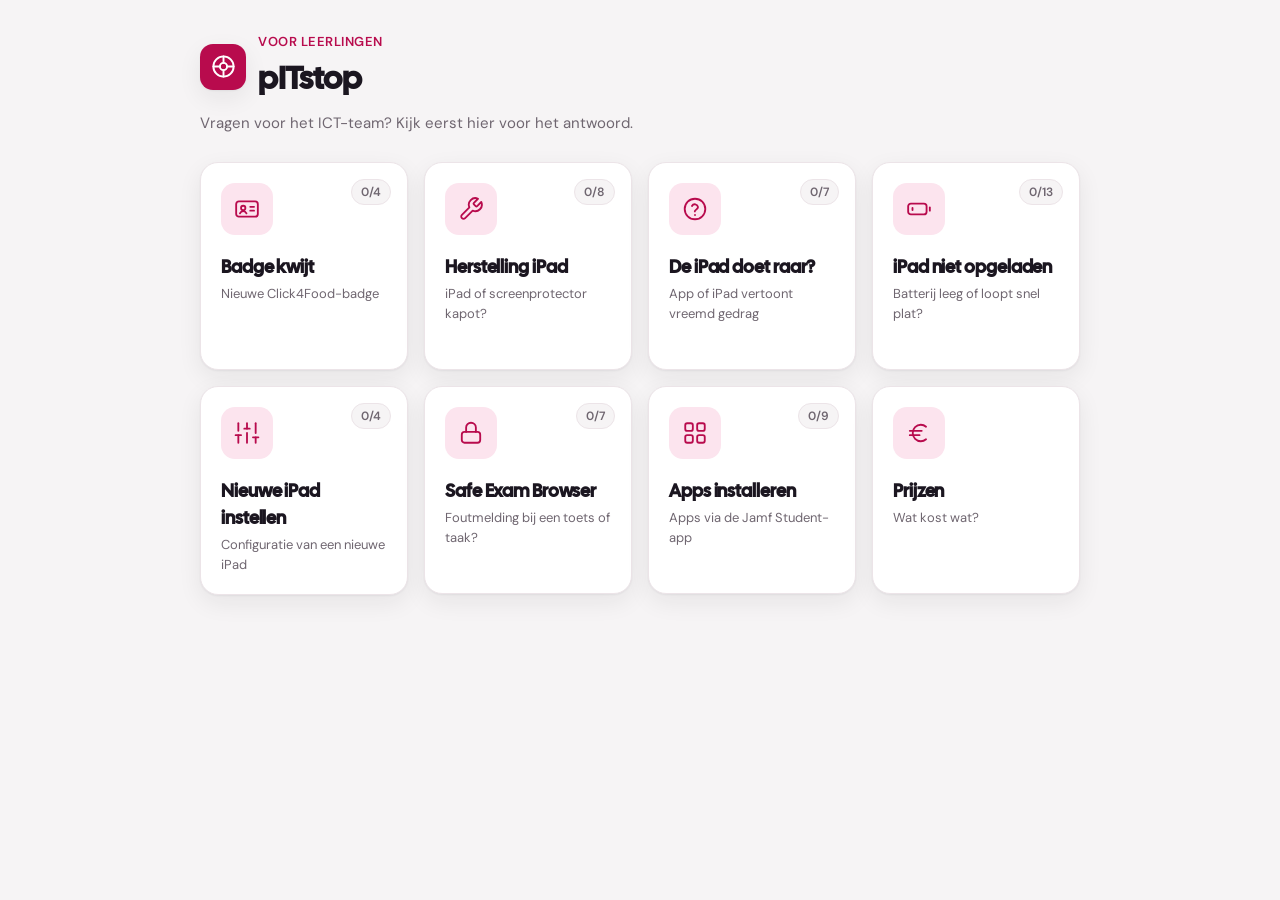
<file: ict-pitstop.html>
<!DOCTYPE html>
<html lang="nl">
<head>
<meta charset="UTF-8">
<meta name="viewport" content="width=device-width, initial-scale=1.0">
<title>pITstop</title>
<!-- Huisstijl SJSP Blankenberge: DM Sans (tekst) + Cal Sans (koppen) -->
<link rel="preconnect" href="https://fonts.googleapis.com">
<link rel="preconnect" href="https://fonts.gstatic.com" crossorigin>
<link href="https://fonts.googleapis.com/css2?family=Cal+Sans&family=DM+Sans:wght@400;500;600;700&display=swap" rel="stylesheet">
<style>
  :root{
    /* ===== Huisstijl Sint-Jozef Sint-Pieter (SJSP) Blankenberge ===== */
    --bg:#f6f4f5;
    --card:#ffffff;
    --ink:#1b1620;
    --muted:#6f6670;
    --line:#ece4e8;
    --accent:#b80b4d;          /* SJSP-framboos */
    --accent-soft:#fce4ee;
    --done:#16a34a;            /* groen = afgevinkt (succes) */
    --done-soft:#e9f8ee;
    --font-display:"Cal Sans","DM Sans",-apple-system,BlinkMacSystemFont,"Segoe UI",sans-serif;
    --font-sans:"DM Sans",-apple-system,BlinkMacSystemFont,"Segoe UI",Roboto,Helvetica,Arial,sans-serif;
    --shadow:0 1px 2px rgba(27,22,32,.05), 0 8px 24px rgba(27,22,32,.07);
  }
  *{box-sizing:border-box}
  html,body{margin:0;padding:0}
  body{
    font-family:var(--font-sans);
    background:var(--bg);
    color:var(--ink);
    line-height:1.5;
    -webkit-font-smoothing:antialiased;
  }
  .wrap{max-width:920px;margin:0 auto;padding:32px 20px 64px}

  /* Header */
  header{margin-bottom:28px}
  .eyebrow{font-size:13px;font-weight:600;letter-spacing:.04em;text-transform:uppercase;color:var(--accent)}
  h1{font-family:var(--font-display);font-weight:600;font-size:32px;margin:6px 0 4px;letter-spacing:-.01em}
  .sub{color:var(--muted);font-size:15px}
  .brand{display:inline-flex;align-items:center;gap:12px}
  .brand-logo{
    width:46px;height:46px;border-radius:13px;flex:none;
    background:var(--accent);color:#fff;
    display:inline-flex;align-items:center;justify-content:center;
    box-shadow:var(--shadow);text-decoration:none;
    transition:transform .2s ease, box-shadow .2s ease;
  }
  .brand-logo svg{width:27px;height:27px;display:block;transition:transform .5s ease}
  .brand-logo:hover{transform:translateY(-2px);box-shadow:0 6px 18px rgba(184,11,77,.28)}
  .brand-logo:hover svg{transform:rotate(90deg)}       /* wiel draait even mee */
  .brand-logo:focus-visible{outline:3px solid var(--accent-soft);outline-offset:2px}

  /* Grid van tegels */
  .grid{
    display:grid;
    grid-template-columns:repeat(auto-fill,minmax(200px,1fr));
    gap:16px;
  }
  .tile{
    position:relative;
    aspect-ratio:1/1;
    background:var(--card);
    border:1px solid var(--line);
    border-radius:18px;
    padding:20px;
    display:flex;
    flex-direction:column;
    justify-content:flex-start;   /* inhoud bovenaan verankeren */
    gap:18px;                     /* vaste ruimte icoon → tekst, zo start elke titel gelijk */
    cursor:pointer;
    text-align:left;
    box-shadow:var(--shadow);
    transition:transform .15s ease, box-shadow .15s ease, border-color .15s ease;
    font:inherit;color:inherit;
    min-width:0;               /* laat de tegel krimpen zodat 1fr niet opblaast */
    overflow-wrap:anywhere;    /* lange woorden breken netjes af */
  }
  .tile:hover{transform:translateY(-3px);box-shadow:0 4px 8px rgba(20,30,60,.08),0 16px 40px rgba(20,30,60,.12);border-color:#cfd8ec}
  .tile:focus-visible{outline:3px solid var(--accent-soft);outline-offset:2px}
  .tile .ico{
    width:52px;height:52px;border-radius:14px;
    background:var(--accent-soft);color:var(--accent);
    display:flex;align-items:center;justify-content:center;
    font-size:26px;
  }
  .tile .ico svg{width:26px;height:26px;display:block}
  .tile h2{font-family:var(--font-display);font-weight:600;font-size:18px;margin:0 0 4px;letter-spacing:-.005em}
  .tile p{margin:0;font-size:13px;color:var(--muted)}
  .tile .count{
    position:absolute;top:16px;right:16px;
    font-size:12px;font-weight:600;color:var(--muted);
    background:var(--bg);border:1px solid var(--line);
    padding:3px 9px;border-radius:999px;
  }

  /* Detail weergave */
  .detail{display:none}
  .detail.active{display:block;animation:fade .2s ease}
  @keyframes fade{from{opacity:0;transform:translateY(6px)}to{opacity:1;transform:none}}

  .detail-topbar{display:flex;align-items:center;justify-content:space-between;gap:12px;margin-bottom:16px}
  .back{
    display:inline-flex;align-items:center;gap:7px;
    background:none;border:none;cursor:pointer;
    color:var(--accent);font:inherit;font-weight:600;font-size:15px;
    padding:6px 0;
  }
  .back:hover{text-decoration:underline}
  .print-btn{
    display:inline-flex;align-items:center;gap:7px;
    background:var(--accent);color:#fff;border:none;border-radius:999px;
    padding:9px 18px;cursor:pointer;font:inherit;font-weight:600;font-size:14px;
    box-shadow:var(--shadow);
  }
  .print-btn:hover{background:#2f5fd8}

  .detail-head{margin-bottom:20px}
  .detail-head h1{margin:6px 0 6px}
  .progress-row{display:flex;align-items:center;gap:12px;margin-top:10px}
  .bar{flex:1;height:8px;background:var(--line);border-radius:999px;overflow:hidden}
  .bar > i{display:block;height:100%;width:0;background:var(--done);border-radius:999px;transition:width .25s ease}
  .prog-label{font-size:13px;color:var(--muted);font-weight:600;min-width:74px;text-align:right}

  /* Checklist */
  ol.steps{list-style:none;margin:0;padding:0;display:flex;flex-direction:column;gap:10px}
  li.section-head{
    list-style:none;margin:14px 0 2px;padding:0;
    font-size:13px;font-weight:700;letter-spacing:.04em;text-transform:uppercase;
    color:var(--accent);display:flex;align-items:center;gap:10px;
  }
  li.section-head:first-child{margin-top:0}
  li.section-head span{white-space:nowrap}
  li.section-head::after{content:"";flex:1;height:1px;background:var(--line)}
  li.step{
    background:var(--card);border:1px solid var(--line);border-radius:14px;
    padding:14px 16px;display:flex;gap:14px;align-items:flex-start;
    cursor:pointer;box-shadow:var(--shadow);transition:border-color .15s ease, background .15s ease;
  }
  li.step:hover{border-color:#cfd8ec}
  li.step .num{
    flex:none;width:30px;height:30px;border-radius:50%;
    border:2px solid var(--line);color:var(--muted);
    display:flex;align-items:center;justify-content:center;
    font-weight:700;font-size:14px;transition:all .15s ease;
  }
  li.step .body{flex:1;padding-top:2px}
  li.step .body-top{display:flex;align-items:flex-start;justify-content:space-between;gap:10px}
  li.step .body strong{display:block;font-size:15px;margin-bottom:2px}
  li.step .body .note{display:block;font-size:13.5px;color:var(--muted)}
  li.step .body .step-link{
    display:inline-flex;align-items:center;gap:4px;margin-top:8px;
    font-size:13.5px;font-weight:600;color:var(--accent);text-decoration:none;
    background:var(--accent-soft);border-radius:8px;padding:5px 10px;
  }
  li.step .body .step-link:hover{background:#dde8ff;text-decoration:underline}
  li.step.done{background:var(--done-soft);border-color:#bfe8cc}
  li.step.done .num{background:var(--done);border-color:var(--done);color:#fff}
  li.step.done .body strong{text-decoration:line-through;color:var(--muted)}

  /* Prijslijst */
  li.price-row{
    list-style:none;background:var(--card);border:1px solid var(--line);border-radius:14px;
    padding:14px 16px;display:flex;gap:14px;align-items:center;justify-content:space-between;
    box-shadow:var(--shadow);
  }
  li.price-row .p-name strong{display:block;font-size:15px}
  li.price-row .p-name .note{display:block;font-size:13px;color:var(--muted);margin-top:2px}
  li.price-row .p-amount{flex:none;font-weight:800;font-size:18px;color:var(--ink);white-space:nowrap}

  /* Info-kaartje bovenaan een detail (bv. openingsuren ICT) */
  .info-card{
    background:var(--accent-soft);border:1px solid #d6e2ff;border-radius:14px;
    padding:14px 16px;margin-bottom:18px;display:flex;gap:12px;align-items:flex-start;
    font-size:14px;color:#1e3a8a;
  }
  .info-card .info-ico{font-size:20px;line-height:1}

  .foot{margin-top:24px;text-align:center}
  .reset{
    background:none;border:1px solid var(--line);border-radius:999px;
    padding:8px 18px;cursor:pointer;font:inherit;font-size:13px;color:var(--muted);
  }
  .reset:hover{border-color:#cfd8ec;color:var(--ink)}

  /* ===== Middengebied (tablet / klein venster): hou 3 tegels aan =====
     Zo klappen we niet te vroeg naar 2 grote tegels. */
  @media (min-width:521px) and (max-width:820px){
    .grid{grid-template-columns:repeat(3,1fr)}
  }

  /* ===== Smalle schermen: 2 tegels naast elkaar, compacter =====
     Staat bewust NA de basisregels zodat deze voorrang krijgen. */
  @media (max-width:520px){
    .grid{grid-template-columns:repeat(2,1fr);gap:12px}
    /* Strak vierkant én overal exact even hoog: inhoud mag de tegel niet oprekken */
    .tile{border-radius:16px;padding:14px;overflow:hidden}
    /* Icoon blijft, maar compacter zodat de titel zichtbaar blijft */
    .tile .ico{width:38px;height:38px;border-radius:11px;font-size:20px}
    .tile .ico svg{width:21px;height:21px}
    .tile h2{font-size:14px;
      display:-webkit-box;-webkit-line-clamp:2;-webkit-box-orient:vertical;overflow:hidden}
    /* Ondertitel op 1 regel, ingekort met … zodat alles in het vierkant past */
    .tile p{font-size:11.5px;white-space:nowrap;overflow:hidden;text-overflow:ellipsis}
  }

  /* ===== Print / PDF ===== */
  @media print{
    @page{margin:16mm}
    body{background:#fff}
    .wrap{max-width:none;padding:0}
    .detail-topbar,.progress-row,.foot,.eyebrow{display:none !important}
    .detail-head{margin-bottom:14px;border-bottom:2px solid #000;padding-bottom:10px}
    #d-title{font-size:24px}
    .info-card{border:1px solid #999;background:#fff !important;color:#000 !important;-webkit-print-color-adjust:exact;print-color-adjust:exact}
    ol.steps{gap:6px}
    li.section-head{color:#000 !important;margin:12px 0 4px;break-after:avoid}
    li.section-head::after{background:#000}
    li.step{
      box-shadow:none;border:1px solid #999;border-radius:8px;
      padding:10px 12px;break-inside:avoid;background:#fff !important;
    }
    li.step.done{background:#fff !important;border-color:#999 !important}
    li.step .num{
      border:2px solid #000 !important;background:#fff !important;color:#000 !important;
      border-radius:4px;width:22px;height:22px;font-size:0;
    }
    li.step.done .num{background:#fff !important}
    li.step.done .body strong{text-decoration:none;color:#000}
    li.step .body strong{color:#000}
    li.step .body .note{color:#333}
    li.step{-webkit-print-color-adjust:exact;print-color-adjust:exact}
    li.price-row{
      box-shadow:none;border:1px solid #999;border-radius:8px;
      padding:9px 12px;break-inside:avoid;background:#fff !important;
    }
    li.price-row .p-name strong{color:#000}
    li.price-row .p-name .note{color:#333}
    li.price-row .p-amount{color:#000}
  }
</style>
</head>
<body>
<div class="wrap">

  <!-- ===== OVERZICHT / GRID ===== -->
  <section id="home">
    <header>
      <div class="brand">
        <a class="brand-logo" href="https://nl.wikipedia.org/wiki/Pit_(motorsport)" target="_blank" rel="noopener"
           title="Wat is een pitstop?" aria-label="Wat is een pitstop? (opent Wikipedia in een nieuw tabblad)">
          <svg viewBox="0 0 24 24" fill="none" stroke="currentColor" stroke-width="1.7" stroke-linecap="round" stroke-linejoin="round">
            <circle cx="12" cy="12" r="9"/><circle cx="12" cy="12" r="3.2"/>
            <line x1="12" y1="3" x2="12" y2="8.8"/><line x1="12" y1="15.2" x2="12" y2="21"/>
            <line x1="3" y1="12" x2="8.8" y2="12"/><line x1="15.2" y1="12" x2="21" y2="12"/>
          </svg>
        </a>
        <div>
          <div class="eyebrow">Voor leerlingen</div>
          <h1 style="margin:2px 0 0">pITstop</h1>
        </div>
      </div>
      <div class="sub" style="margin-top:10px">Vragen voor het ICT-team? Kijk eerst hier voor het antwoord.</div>
    </header>
    <div class="grid" id="grid"></div>
  </section>

  <!-- ===== DETAIL ===== -->
  <section class="detail" id="detail">
    <div class="detail-topbar">
      <button class="back" onclick="showHome()">← Terug naar overzicht</button>
      <button class="print-btn" onclick="window.print()">🖨️ Print / PDF</button>
    </div>
    <div class="detail-head">
      <div class="eyebrow" id="d-eyebrow"></div>
      <h1 id="d-title"></h1>
      <div class="sub" id="d-sub"></div>
      <div class="progress-row">
        <div class="bar"><i id="d-bar"></i></div>
        <div class="prog-label" id="d-prog"></div>
      </div>
    </div>
    <div id="d-info"></div>
    <ol class="steps" id="d-steps"></ol>
    <div class="foot">
      <button class="reset" onclick="resetCurrent()">Alles terugzetten</button>
    </div>
  </section>

</div>

<script>
/* =========================================================
   ICT PITSTOP — leerlingenversie.
   Voeg gewoon nieuwe tegels toe in PLANS.
   Elke tegel: id, icon (emoji), title, sub, en stappen.
   - Platte lijst:  steps:[ {title, note} ]
   - Met delen:     sections:[ {title, steps:[...]} ]
   - Prijslijst:    type:"prices", groups:[ {title, items:[{name,price,note}]} ]
   - Optioneel info-kaartje bovenaan: info:"tekst"
   ========================================================= */
const PLANS = [
  {
    id:"badge-kwijt",
    icon:"badge",
    title:"Badge kwijt",
    sub:"Nieuwe Click4Food-badge",
    info:"Meld het meteen als je je badge kwijt bent: wie ze vindt, kan met jouw account eten in het schoolrestaurant.",
    sections:[
      {
        title:"Badge kwijt?",
        steps:[
          {title:"Ga tijdens een pauze naar het ICT-lokaal"},
          {title:"Neem €5 mee", note:"Betalen met cash of Bancontact."},
          {title:"Wij maken meteen een nieuwe badge voor je"}
        ]
      },
      {
        title:"Badge werkt niet meer?",
        steps:[
          {title:"Geen zichtbare schade? Dan krijg je gratis een nieuwe", note:"Werkt je badge niet meer terwijl hij niet beschadigd is, dan vervangen we hem kosteloos."}
        ]
      }
    ]
  },
  {
    id:"herstelling-ipad",
    icon:"wrench",
    title:"Herstelling iPad",
    sub:"iPad of screenprotector kapot?",
    info:"Kies hieronder de situatie die bij jou past.",
    sections:[
      {
        title:"1 — Heb je een verzekering via de school?",
        steps:[
          {title:"Meld de herstelling aan in het ICT-lokaal", note:"Je krijgt een blaadje met info om de franchise (€60,50) te betalen."},
          {title:"Betaal de franchise van €60,50"},
          {title:"Geef je iPad af in het ICT-lokaal"},
          {title:"Je krijgt een vervang-iPad van ICT", note:"Zo kan je gewoon verder werken tijdens de herstelling."}
        ]
      },
      {
        title:"2 — Geen verzekering?",
        steps:[
          {title:"Zorg zelf voor een herstelling", note:"De herstelling regel én betaal je dan zelf."},
          {title:"Heb je ondertussen een iPad nodig? Leen er één van de school", note:"Betaal een waarborg van €60,50. Die krijg je terug als je de leen-iPad onbeschadigd teruggeeft."}
        ]
      },
      {
        title:"3 — Enkel je screenprotector kapot?",
        steps:[
          {title:"Kom met €15 naar het ICT-lokaal"},
          {title:"Wij leggen meteen een nieuwe screenprotector op"}
        ]
      }
    ]
  },
  {
    id:"ipad-raar",
    icon:"help",
    title:"De iPad doet raar?",
    sub:"App of iPad vertoont vreemd gedrag",
    info:"Volg deze stappen van boven naar onder.",
    steps:[
      {title:"Herstart eerst je iPad", note:"Zet hem volledig uit en terug aan."},
      {title:"Open de Student-app en klik onderaan links op je naam"},
      {title:"Kijk hoelang geleden je iPad contact maakte met Jamf", note:"Dit hoort maar enkele seconden geleden te zijn."},
      {title:"Zijn dat uren of dagen? Klik dan op 'Verversen'"},
      {title:"Probeer daarna de app of handeling opnieuw", note:"Kijk of het probleem nu weg is."},
      {title:"Nog niet opgelost en niet dringend? Maak een helpdeskticket via Smartschool"},
      {title:"Is het wél dringend? Ga langs het ICT-lokaal tijdens de openingsuren"}
    ]
  },
  {
    id:"ipad-batterij",
    icon:"battery",
    title:"iPad niet opgeladen",
    sub:"Batterij leeg of loopt snel plat?",
    info:"Kies hieronder wat er bij jou aan de hand is.",
    sections:[
      {
        title:"1 — Gewoon vergeten op te laden?",
        steps:[
          {title:"Laad je iPad op in het ICT-lokaal", note:"We lenen geen laders uit, maar je mag je iPad bij ons komen opladen."}
        ]
      },
      {
        title:"2 — Loopt je iPad snel plat?",
        steps:[
          {title:"Zet de helderheid lager", note:"Een scherm op volle helderheid verbruikt veel batterij."},
          {title:"Zet de energiebesparingsmodus aan", note:"Instellingen → Batterij → Energiebesparingsmodus."},
          {title:"Sluit apps die je niet gebruikt"},
          {title:"Zet wifi of Bluetooth uit als je ze niet nodig hebt"}
        ]
      },
      {
        title:"3 — Batterijconditie checken (iPad 11)",
        steps:[
          {title:"Ga naar Instellingen → Batterij → Batterijconditie", note:"Alleen de iPad 11 heeft dit scherm. Je ziet er de maximale capaciteit en het aantal laadcycli."}
        ]
      },
      {
        title:"4 — Batterijconditie checken (iPad 9 of iPad 10)",
        steps:[
          {title:"Zet analyse-deling aan", note:"Instellingen → Privacy en beveiliging → Analyse en verbeteringen → zet 'Deel iPad-analyse' aan. Deze iPads hebben géén batterijconditie-scherm."},
          {title:"Wacht 24 tot 48 uur", note:"Stond het delen net uit? Dan maakt je iPad eerst een logbestand aan."},
          {title:"Open de analysegegevens", note:"Terug naar Analyse en verbeteringen → tik op 'Analysegegevens'."},
          {title:"Zoek het nieuwste logbestand", note:"Scroll naar het recentste bestand dat begint met 'Analytics' of eindigt op '.synced' (of 'log-aggregated')."},
          {title:"Zoek de batterijwaarden op", note:"Open het bestand, tik op de zoek-/deelknop en zoek naar 'MaximumCapacityPercent' (batterijconditie in %) en 'CycleCount' (aantal laadcycli)."},
          {title:"Lukt het niet? Kom langs bij het ICT-team", note:"Wij lezen de batterij ook uit met een computerprogramma (bv. iMazing of coconutBattery)."}
        ]
      },
      {
        title:"5 — Vermoed je een technisch probleem?",
        steps:[
          {title:"Breng je iPad, lader én kabel mee naar het ICT-team", note:"Zo kunnen we alles samen testen."}
        ]
      }
    ]
  },
  {
    id:"ipad-configuratie",
    icon:"settings",
    title:"Nieuwe iPad instellen",
    sub:"Configuratie van een nieuwe iPad",
    info:"Kies hieronder welke situatie bij jou past.",
    sections:[
      {
        title:"1 — iPad kopen of huren via de school",
        steps:[
          {title:"Ga langs bij het ICT-team", note:"Zij regelen de aankoop of huur en zetten je iPad klaar."}
        ]
      },
      {
        title:"2 — Je eigen iPad koppelen",
        steps:[
          {title:"Wis je iPad volledig", note:"Zet hem terug op de fabrieksinstellingen (leeg beginscherm)."},
          {title:"Ga met je gewiste iPad naar het ICT-team", note:"Je iPad wordt gekoppeld aan het systeem van de school."}
        ]
      },
      {
        title:"3 — Daarna",
        steps:[
          {title:"Doorloop de configuratiestappen", note:"Volg dit stappenplan om je iPad helemaal in te stellen.", link:{url:"https://docs.google.com/document/d/1hbkc2CwMuH4d3xFT3Hsv_nOQAAPtitROAX1QAm_aQF0/edit", label:"Open het stappenplan"}}
        ]
      }
    ]
  },
  {
    id:"safe-exam-browser",
    icon:"lock",
    title:"Safe Exam Browser",
    sub:"Foutmelding bij een toets of taak?",
    info:"Krijg je een foutmelding bij het opstarten van je BookWidgets-toets of -taak? Werk de stappen hieronder af.",
    sections:[
      {
        title:"1 — Lees eerst de foutmelding",
        steps:[
          {title:"Lees de foutmelding aandachtig", note:"Vaak staat er precies wat je moet doen — bijvoorbeeld toegang geven tot je camera of microfoon via de Instellingen."}
        ]
      },
      {
        title:"2 — Geen duidelijke foutmelding? Werk deze lijst af",
        steps:[
          {title:"Herstart je iPad"},
          {title:"Test je internet in Safari", note:"Surf naar een willekeurige website en kijk of die laadt."},
          {title:"Geen internet? Controleer of je wifi aan staat"},
          {title:"Wifi in orde én iPad herstart? Controleer je updates", note:"Kijk zowel in de Student Resources als in de Instellingen van je iPad of er updates klaarstaan."},
          {title:"Voer alle beschikbare updates uit"}
        ]
      },
      {
        title:"3 — Lukt het nog steeds niet?",
        steps:[
          {title:"Ga met je iPad naar het ICT-team"}
        ]
      }
    ]
  },
  {
    id:"apps-installeren",
    icon:"apps",
    title:"Apps installeren",
    sub:"Apps via de Jamf Student-app",
    info:"Zolang je ingelogd bent met je managed Apple ID installeer je apps enkel via de Jamf Student-app.",
    sections:[
      {
        title:"1 — Hoe werkt het?",
        steps:[
          {title:"Belangrijke apps staan er automatisch op", note:"Die installeren wij voor jou. Sommige kan je zelfs niet verwijderen."},
          {title:"Andere apps installeer je zelf via Jamf Student", note:"Open de Jamf Student-app en installeer de app die je nodig hebt."}
        ]
      },
      {
        title:"2 — Is er een app verdwenen?",
        steps:[
          {title:"Kijk of je de enige in je klas bent met dit probleem"},
          {title:"Controleer of de app niet in de resources staat", note:"Kijk in de Student Resources of je hem daar (opnieuw) kan installeren."},
          {title:"Alles in orde en toch weg? Maak een helpdeskticket aan", note:"Via Smartschool."}
        ]
      },
      {
        title:"3 — Een app die wij niet aanbieden?",
        steps:[
          {title:"Log uit bij iCloud en meld je aan met een persoonlijk Apple ID", note:"Op dit moment de enige manier om een app te installeren die wij niet aanbieden."},
          {title:"Installeer de gewenste app"},
          {title:"Log daarna opnieuw in met je managed Apple ID", note:"Let op: we weten nog niet of deze werkwijze blijvend is of maar tijdelijk werkt."},
          {title:"Apps buiten onze whitelist werken niet tijdens de schooluren", note:"Een zelf geïnstalleerde app die niet op onze whitelist staat, kan je tijdens de lesuren niet gebruiken."}
        ]
      }
    ]
  },
  {
    id:"prijzen",
    icon:"euro",
    title:"Prijzen",
    sub:"Wat kost wat?",
    type:"prices",
    groups:[
      {
        title:"iPad-toebehoren",
        items:[
          {name:"Pencil (Apple-compatibel)", price:"€15", note:"Geen originele Apple Pencil, wel met logo van de school."},
          {name:"Screenprotector", price:"€15", note:"Wij leggen hem meteen voor je op."},
          {name:"Nieuw hoesje", price:"€45", note:"Verkrijgbaar in het ICT-lokaal."},
          {name:"Nieuwe lader", price:"€15"},
          {name:"Originele Apple-kabel", price:"€25"}
        ]
      },
      {
        title:"Bij het onthaal",
        items:[
          {name:"Lockersleutel", price:"Onthaal", note:"Niet bij ICT — te verkrijgen bij het onthaal."},
          {name:"T-shirt LO", price:"Onthaal", note:"Niet bij ICT — te verkrijgen bij het onthaal."}
        ]
      },
      {
        title:"Diensten",
        items:[
          {name:"Franchise iPad-herstelling", price:"€60,50", note:"Bij verzekering via de school."},
          {name:"Waarborg leen-iPad", price:"€60,50", note:"Krijg je terug bij correcte teruggave."}
        ]
      }
    ]
  }
];

/* ---------- helpers: plan kan 'steps' (plat) of 'sections' (met delen) hebben ---------- */
function sectionsOf(p){
  if(p.sections) return p.sections;
  return [{title:null, steps:p.steps}];
}
function flatSteps(p){
  return sectionsOf(p).reduce((a,s)=>a.concat(s.steps),[]);
}

/* ---------- state (onthouden per tegel in deze sessie) ---------- */
const state = {};
let currentId = null;

function ensureState(p){
  if(!state[p.id]) state[p.id] = flatSteps(p).map(()=>false);
  return state[p.id];
}

/* =========================================================
   ICONEN — strakke lijn-iconen (stroke = accentkleur).
   Voeg een icoon toe en gebruik de sleutel bij een plan: icon:"badge"
   ========================================================= */
const ICONS = {
  badge:`<svg viewBox="0 0 24 24" fill="none" stroke="currentColor" stroke-width="1.7" stroke-linecap="round" stroke-linejoin="round"><rect x="2" y="5" width="20" height="14" rx="2.5"/><circle cx="8.5" cy="11" r="2"/><path d="M5.5 16c.6-1.3 1.7-2 3-2s2.4.7 3 2"/><line x1="15" y1="10" x2="18.5" y2="10"/><line x1="15" y1="13.5" x2="18.5" y2="13.5"/></svg>`,
  wrench:`<svg viewBox="0 0 24 24" fill="none" stroke="currentColor" stroke-width="1.7" stroke-linecap="round" stroke-linejoin="round"><path d="M14.7 6.3a1 1 0 0 0 0 1.4l1.6 1.6a1 1 0 0 0 1.4 0l3.77-3.77a6 6 0 0 1-7.94 7.94l-6.91 6.91a2.12 2.12 0 0 1-3-3l6.91-6.91a6 6 0 0 1 7.94-7.94l-3.76 3.76z"/></svg>`,
  help:`<svg viewBox="0 0 24 24" fill="none" stroke="currentColor" stroke-width="1.7" stroke-linecap="round" stroke-linejoin="round"><circle cx="12" cy="12" r="9.5"/><path d="M9.2 9.2a3 3 0 0 1 5.6 1c0 2-3 2.6-3 4"/><line x1="12" y1="17.5" x2="12.01" y2="17.5"/></svg>`,
  battery:`<svg viewBox="0 0 24 24" fill="none" stroke="currentColor" stroke-width="1.7" stroke-linecap="round" stroke-linejoin="round"><rect x="2" y="7" width="17" height="10" rx="2.5"/><line x1="22" y1="10.5" x2="22" y2="13.5"/><line x1="6" y1="11" x2="6" y2="13"/></svg>`,
  settings:`<svg viewBox="0 0 24 24" fill="none" stroke="currentColor" stroke-width="1.7" stroke-linecap="round" stroke-linejoin="round"><line x1="4" y1="21" x2="4" y2="14"/><line x1="4" y1="10" x2="4" y2="3"/><line x1="12" y1="21" x2="12" y2="12"/><line x1="12" y1="8" x2="12" y2="3"/><line x1="20" y1="21" x2="20" y2="16"/><line x1="20" y1="12" x2="20" y2="3"/><line x1="1.5" y1="14" x2="6.5" y2="14"/><line x1="9.5" y1="8" x2="14.5" y2="8"/><line x1="17.5" y1="16" x2="22.5" y2="16"/></svg>`,
  lock:`<svg viewBox="0 0 24 24" fill="none" stroke="currentColor" stroke-width="1.7" stroke-linecap="round" stroke-linejoin="round"><rect x="3.5" y="11" width="17" height="10" rx="2.5"/><path d="M7.5 11V7a4.5 4.5 0 0 1 9 0v4"/></svg>`,
  euro:`<svg viewBox="0 0 24 24" fill="none" stroke="currentColor" stroke-width="1.7" stroke-linecap="round" stroke-linejoin="round"><path d="M18.5 6.2A7.3 7.3 0 0 0 13.7 4.4 7.6 7.6 0 0 0 6.2 12a7.6 7.6 0 0 0 7.5 7.6 7.3 7.3 0 0 0 4.8-1.8"/><line x1="3.5" y1="10" x2="14.5" y2="10"/><line x1="3.5" y1="14" x2="12.5" y2="14"/></svg>`,
  apps:`<svg viewBox="0 0 24 24" fill="none" stroke="currentColor" stroke-width="1.7" stroke-linecap="round" stroke-linejoin="round"><rect x="3" y="3" width="7" height="7" rx="1.8"/><rect x="14" y="3" width="7" height="7" rx="1.8"/><rect x="3" y="14" width="7" height="7" rx="1.8"/><rect x="14" y="14" width="7" height="7" rx="1.8"/></svg>`
};

/* ---------- grid renderen ---------- */
function renderGrid(){
  const grid = document.getElementById("grid");
  grid.innerHTML = "";
  PLANS.forEach(p=>{
    let badge = "";
    if(p.type!=="prices"){
      const total = flatSteps(p).length;
      const done = ensureState(p).filter(Boolean).length;
      badge = `<span class="count">${done}/${total}</span>`;
    }
    const btn = document.createElement("button");
    btn.className = "tile";
    btn.onclick = ()=>showDetail(p.id);
    btn.innerHTML = `
      ${badge}
      <div class="ico">${ICONS[p.icon] || p.icon}</div>
      <div>
        <h2>${p.title}</h2>
        <p>${p.sub}</p>
      </div>`;
    grid.appendChild(btn);
  });
}

/* ---------- detail renderen ---------- */
function showDetail(id){
  currentId = id;
  const p = PLANS.find(x=>x.id===id);
  const isPrices = p.type==="prices";
  document.getElementById("d-title").textContent = p.title;
  document.getElementById("d-sub").textContent = p.sub;

  // Info-kaartje
  const info = document.getElementById("d-info");
  info.innerHTML = p.info
    ? `<div class="info-card"><span class="info-ico">ℹ️</span><span>${p.info}</span></div>`
    : "";

  document.querySelector(".progress-row").style.display = isPrices ? "none" : "";
  document.querySelector(".foot").style.display = isPrices ? "none" : "";

  if(isPrices){
    document.getElementById("d-eyebrow").textContent = "Prijslijst";
    renderPrices(p);
    document.getElementById("home").style.display = "none";
    document.getElementById("detail").classList.add("active");
    window.scrollTo({top:0});
    return;
  }

  ensureState(p);
  document.getElementById("d-eyebrow").textContent = "Stappenplan";

  const ol = document.getElementById("d-steps");
  ol.innerHTML = "";
  let gi = 0;
  sectionsOf(p).forEach(section=>{
    if(section.title){
      const h = document.createElement("li");
      h.className = "section-head";
      h.innerHTML = `<span>${section.title}</span>`;
      ol.appendChild(h);
    }
    section.steps.forEach((s,localI)=>{
      const idx = gi++;
      const li = document.createElement("li");
      li.className = "step" + (state[id][idx] ? " done":"");
      li.onclick = ()=>toggleStep(idx);
      li.innerHTML = `
        <div class="num">${state[id][idx] ? "✓" : (localI+1)}</div>
        <div class="body">
          <div class="body-top">
            <strong>${s.title}</strong>
          </div>
          ${s.note ? `<span class="note">${s.note}</span>`:""}
          ${s.link ? `<a class="step-link" href="${s.link.url}" target="_blank" rel="noopener" onclick="event.stopPropagation()">${s.link.label} ↗</a>`:""}
        </div>`;
      ol.appendChild(li);
    });
  });

  updateProgress();
  document.getElementById("home").style.display = "none";
  document.getElementById("detail").classList.add("active");
  window.scrollTo({top:0});
}

/* ---------- prijslijst renderen ---------- */
function renderPrices(p){
  const ol = document.getElementById("d-steps");
  ol.innerHTML = "";
  (p.groups || []).forEach(g=>{
    if(g.title){
      const h = document.createElement("li");
      h.className = "section-head";
      h.innerHTML = `<span>${g.title}</span>`;
      ol.appendChild(h);
    }
    g.items.forEach(it=>{
      const li = document.createElement("li");
      li.className = "price-row";
      li.innerHTML = `
        <div class="p-name">
          <strong>${it.name}</strong>
          ${it.note ? `<span class="note">${it.note}</span>`:""}
        </div>
        <div class="p-amount">${it.price}</div>`;
      ol.appendChild(li);
    });
  });
}

function showHome(){
  document.getElementById("detail").classList.remove("active");
  document.getElementById("home").style.display = "";
  renderGrid();
  window.scrollTo({top:0});
}

function toggleStep(i){
  state[currentId][i] = !state[currentId][i];
  showDetail(currentId);
}

function updateProgress(){
  const arr = state[currentId];
  const done = arr.filter(Boolean).length;
  const pct = Math.round(done/arr.length*100);
  document.getElementById("d-bar").style.width = pct + "%";
  document.getElementById("d-prog").textContent = `${done}/${arr.length} klaar`;
}

function resetCurrent(){
  state[currentId] = state[currentId].map(()=>false);
  showDetail(currentId);
}

renderGrid();
</script>
</body>
</html>
</file>
